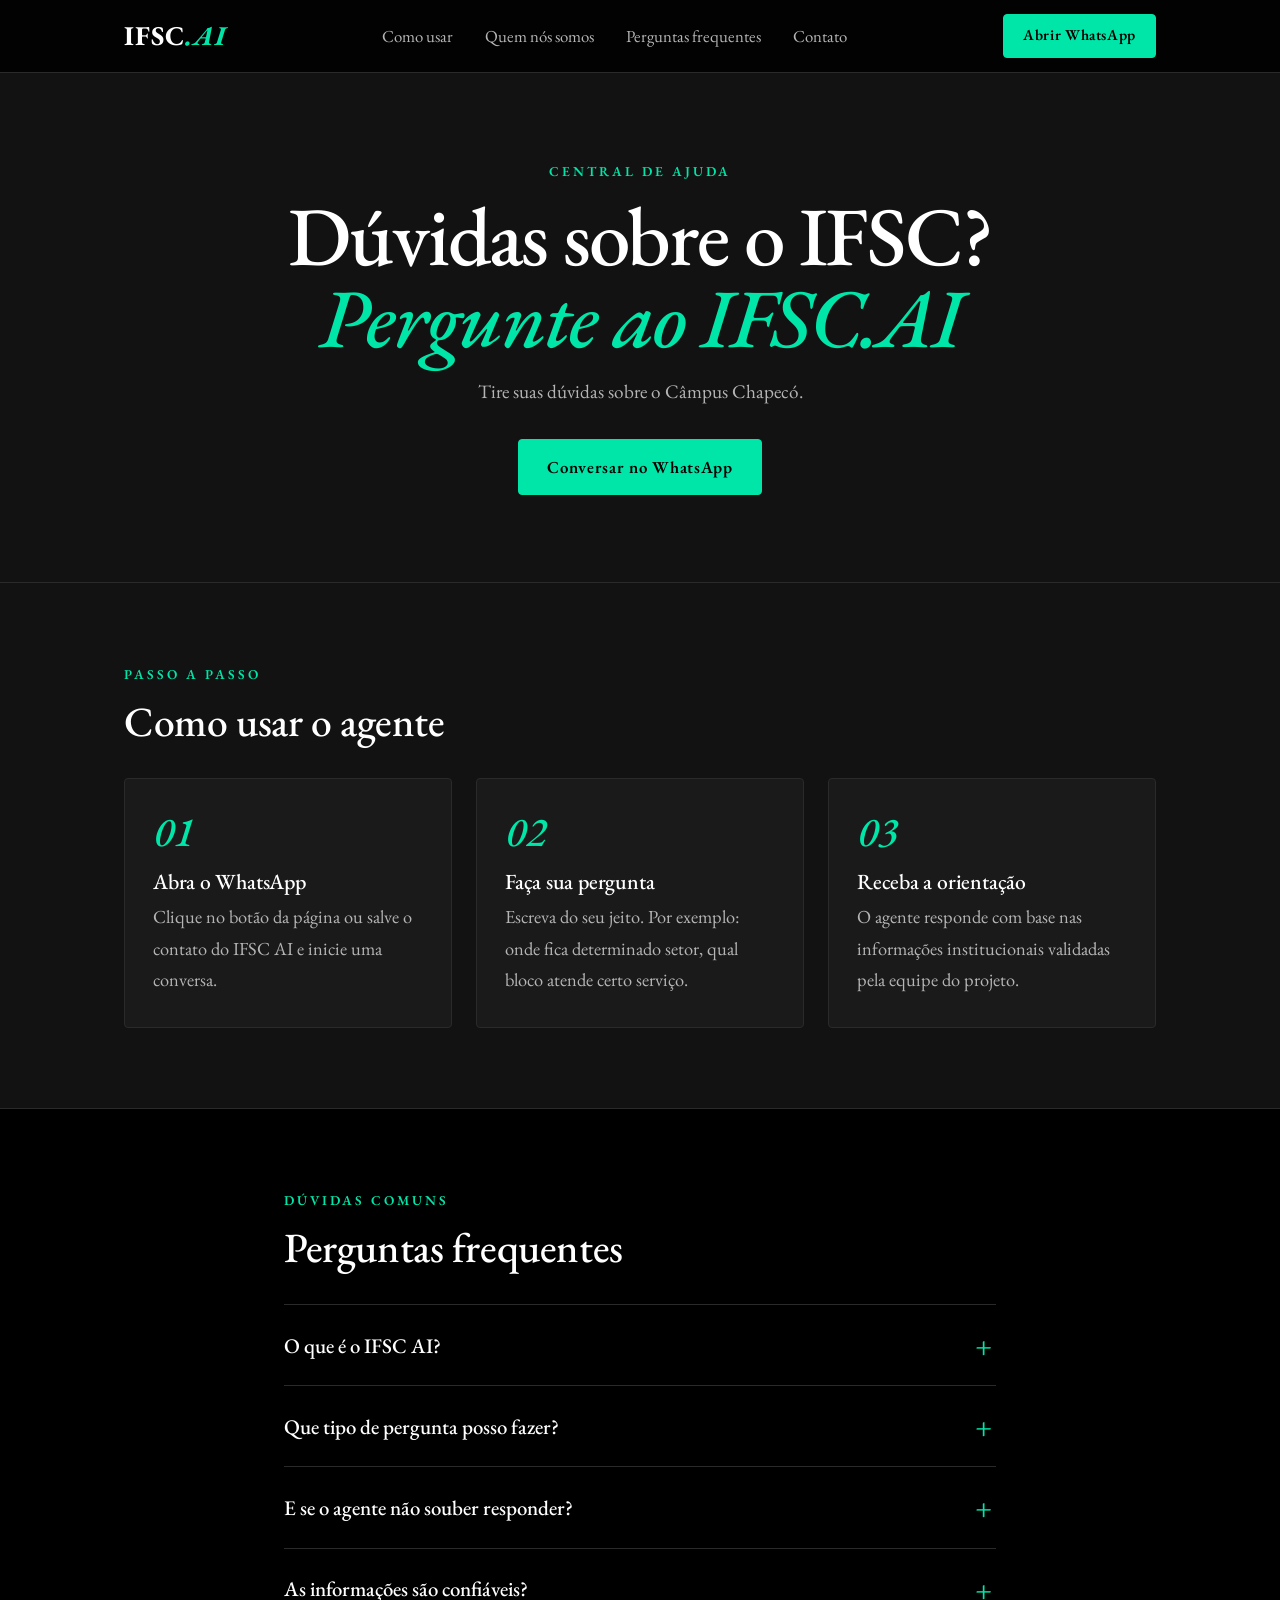
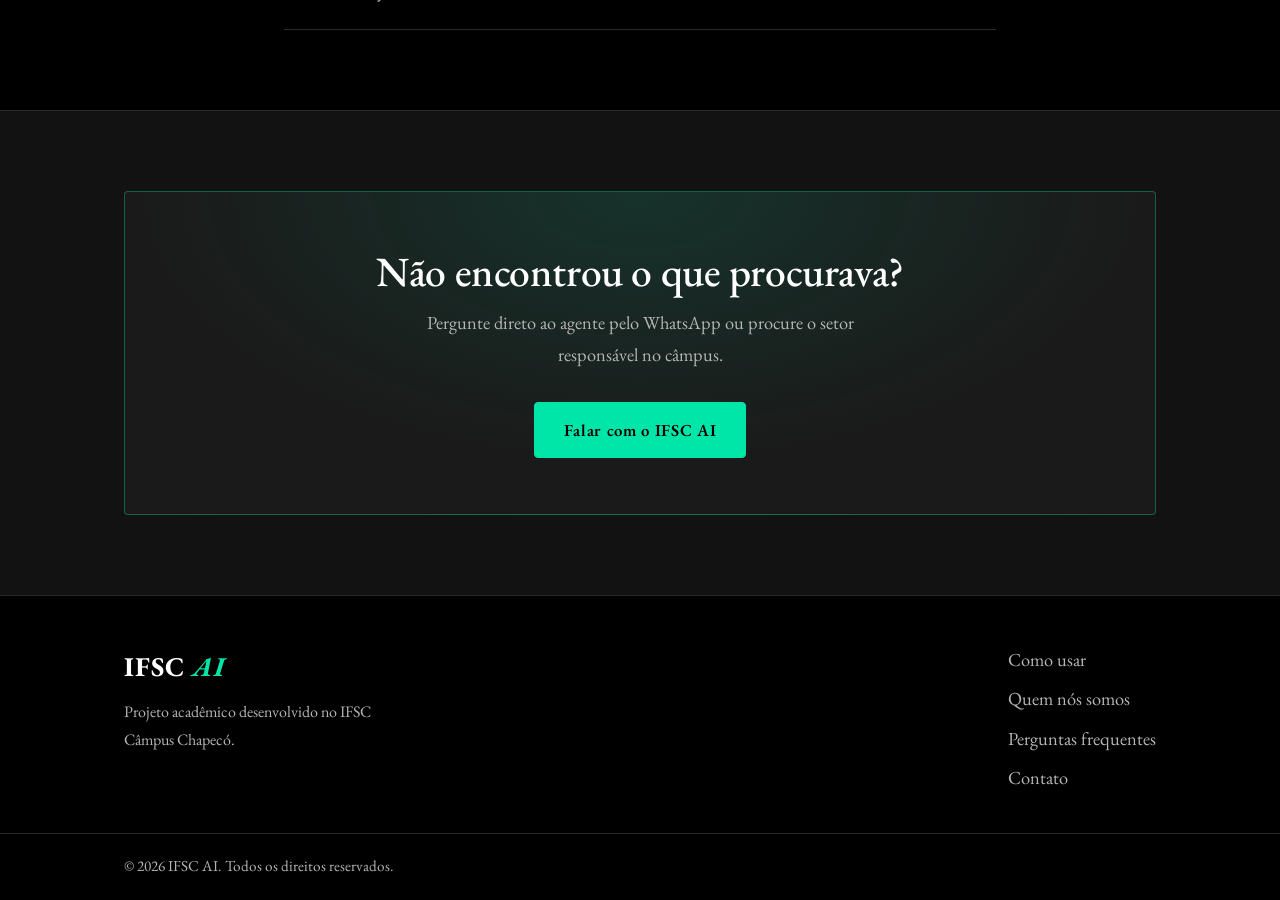
<file: frontend/index.html>
<!DOCTYPE html>
<html lang="pt-BR">
<head>
  <meta charset="UTF-8">
  <meta name="viewport" content="width=device-width, initial-scale=1.0">
  <title>IFSC.AI — Ajuda</title>
  <meta name="description" content="Central de ajuda do IFSC AI: aprenda a usar o agente de IA no WhatsApp para tirar dúvidas sobre o IFSC Câmpus Chapecó.">

  <!-- Fonte serifada: EB Garamond (Google Fonts) -->
  <link rel="preconnect" href="https://fonts.googleapis.com">
  <link rel="preconnect" href="https://fonts.gstatic.com" crossorigin>
  <link href="https://fonts.googleapis.com/css2?family=EB+Garamond:ital,wght@0,400;0,500;0,600;0,700;1,400;1,500&display=swap" rel="stylesheet">

  <link rel="stylesheet" href="style.css">
</head>
<body>

  <!--  NAVBAR  -->
  <header class="navbar">
    <nav class="nav container" aria-label="Navegação principal">
      <a href="#inicio" class="brand" aria-label="IFSC AI — início">IFSC<span>.AI</span></a>

      <ul class="nav-links">
        <li><a href="#como-usar">Como usar</a></li>
        <li><a href="quem-nos-somos.html">Quem nós somos</a></li>
        <li><a href="#perguntas">Perguntas frequentes</a></li>
        <li><a href="#contato">Contato</a></li>
      </ul>

      <!-- Link do WhatsApp -->
      <a href="https://wa.me/5511912345678" class="btn btn-small">Abrir WhatsApp</a>
    </nav>
  </header>

  <!-- BODY -->
  <main>
<!-- Hero -->
<section class="hero" id="inicio">
  <div class="container">
    <p class="eyebrow">Central de ajuda</p>

    <h1>
      Dúvidas sobre o IFSC?
      <br>
      <em>Pergunte ao IFSC.AI</em>
    </h1>

    <p class="lead">
      Tire suas dúvidas sobre o Câmpus Chapecó.
    </p>

    <div class="hero-actions">
      <a href="#" class="btn">Conversar no WhatsApp</a>
    </div>
  </div>
</section>

    <!-- Como usar -->
    <section class="section" id="como-usar">
      <div class="container">
        <p class="eyebrow">Passo a passo</p>
        <h2>Como usar o agente</h2>

        <ol class="steps">
          <li class="card">
            <h3>Abra o WhatsApp</h3>
            <p>Clique no botão da página ou salve o contato do IFSC AI e inicie uma conversa.</p>
          </li>

          <li class="card">
            <h3>Faça sua pergunta</h3>
            <p>Escreva do seu jeito. Por exemplo: onde fica determinado setor, qual bloco atende certo serviço.</p>
          </li>

          <li class="card">
            <h3>Receba a orientação</h3>
            <p>O agente responde com base nas informações institucionais validadas pela equipe do projeto.</p>
          </li>
        </ol>
      </div>
    </section>

    <!-- Perguntas frequentes -->
    <section class="section section-alt" id="perguntas">
      <div class="container container-narrow">
        <p class="eyebrow">Dúvidas comuns</p>
        <h2>Perguntas frequentes</h2>

        <div class="faq">

          <details>
            <summary>O que é o IFSC AI?</summary>
            <p>
              Um projeto que facilita o acesso a informações do IFSC Câmpus Chapecó para
              estudantes, servidores e visitantes, por meio de um agente de IA no WhatsApp.
            </p>
          </details>

          <details>
            <summary>Que tipo de pergunta posso fazer?</summary>
            <p>
              Perguntas sobre setores, blocos, horários, serviços e procedimentos do câmpus.
            </p>
          </details>

          <details>
            <summary>E se o agente não souber responder?</summary>
            <p>
              Ele não inventa informações. Quando não tiver dados suficientes, vai orientar
              você a procurar o setor responsável.
            </p>
          </details>

          <details>
            <summary>As informações são confiáveis?</summary>
            <p>
              As respostas se baseiam em uma base de conhecimento organizada e validada
              previamente. Em caso de dúvida, confirme diretamente com o setor responsável.
            </p>
          </details>

        </div>
      </div>
    </section>

    <!-- Contato / CTA -->
    <section class="section" id="contato">
      <div class="container">
        <div class="cta">
          <h2>Não encontrou o que procurava?</h2>
          <p>
            Pergunte direto ao agente pelo WhatsApp ou procure o setor responsável no câmpus.
          </p>
          <a href="#" class="btn">Falar com o IFSC AI</a>
        </div>
      </div>
    </section>

  </main>

  <!-- FOOTER -->
  <footer class="footer">
    <div class="container footer-inner">

      <div>
        <p class="brand brand-footer">IFSC <span>AI</span></p>
        <p class="footer-text">
          Projeto acadêmico desenvolvido no IFSC Câmpus Chapecó.
        </p>
      </div>

      <ul class="footer-links">
        <li><a href="#como-usar">Como usar</a></li>
        <li><a href="quem-nos-somos.html">Quem nós somos</a></li>
        <li><a href="#perguntas">Perguntas frequentes</a></li>
        <li><a href="#contato">Contato</a></li>
      </ul>

    </div>

    <div class="footer-bottom">
      <div class="container">
        <p>&copy; 2026 IFSC AI. Todos os direitos reservados.</p>
      </div>
    </div>
  </footer>

</body>
</html>
</file>
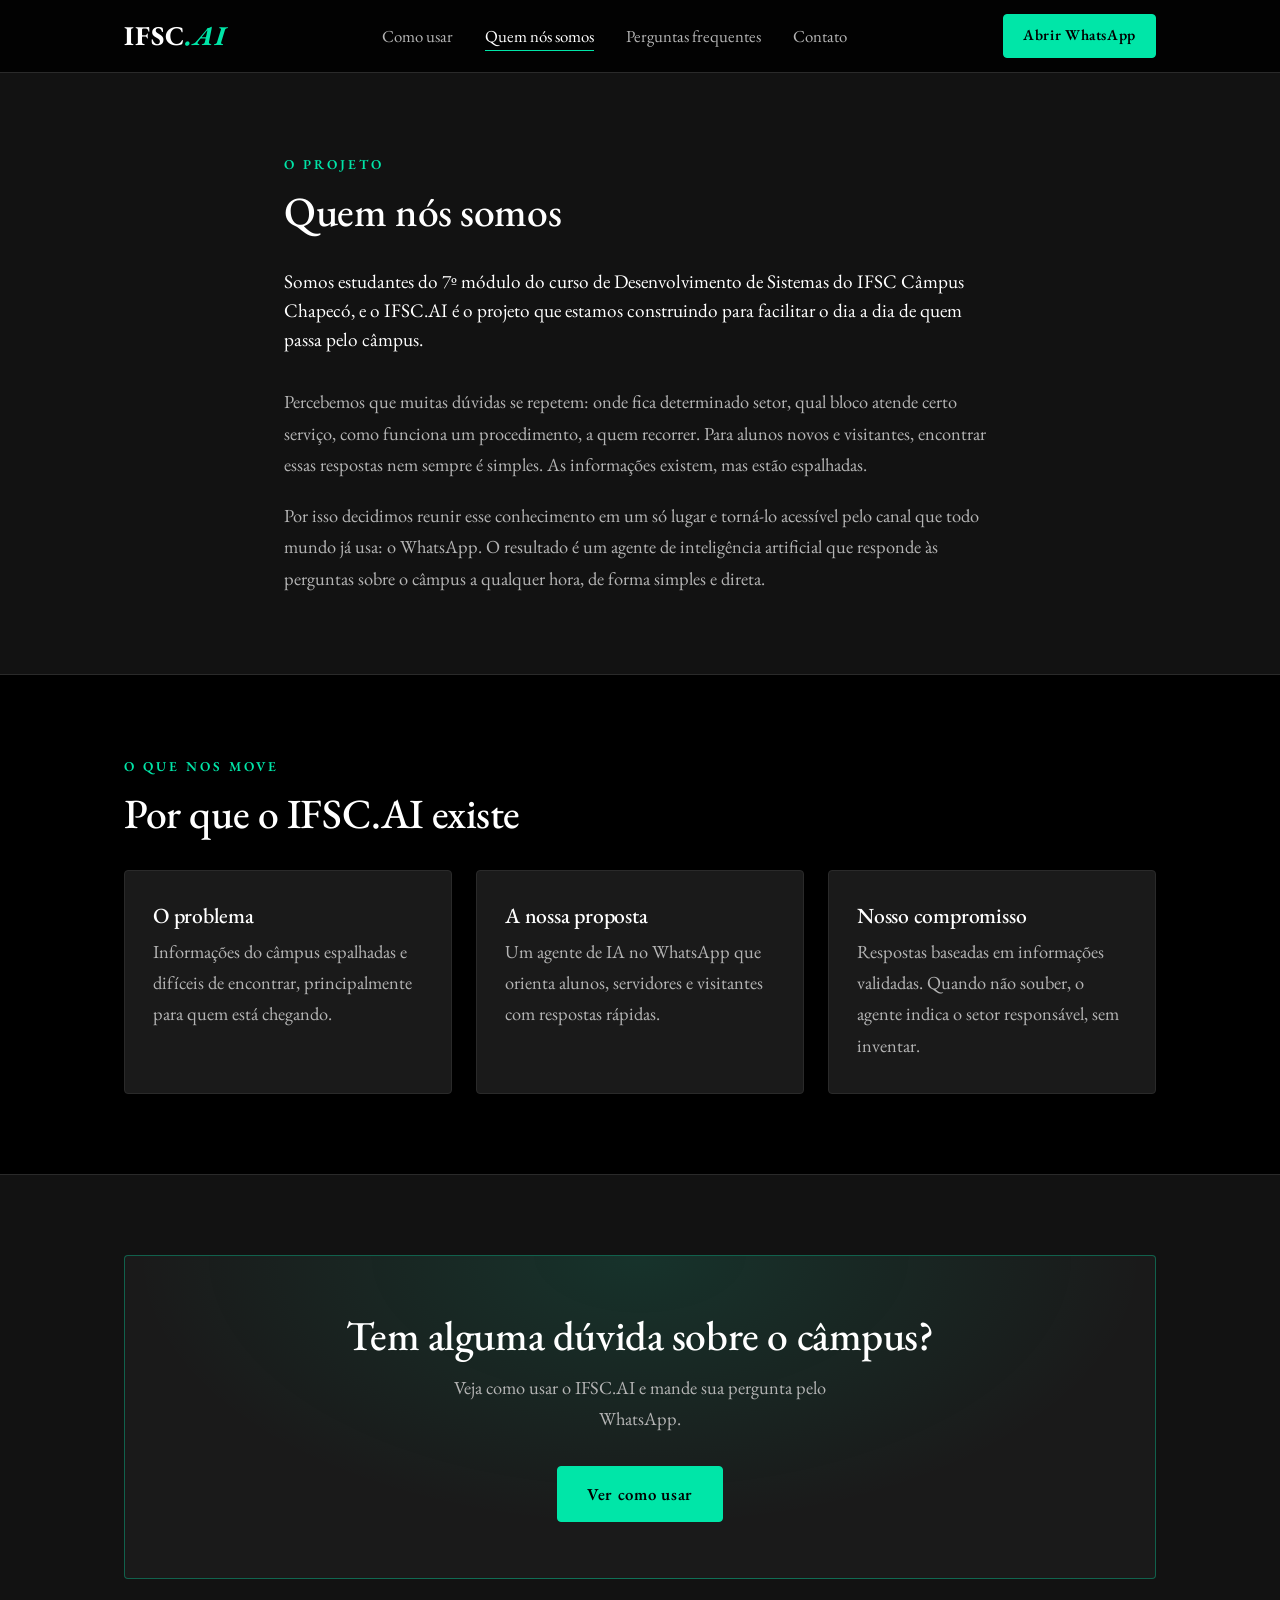
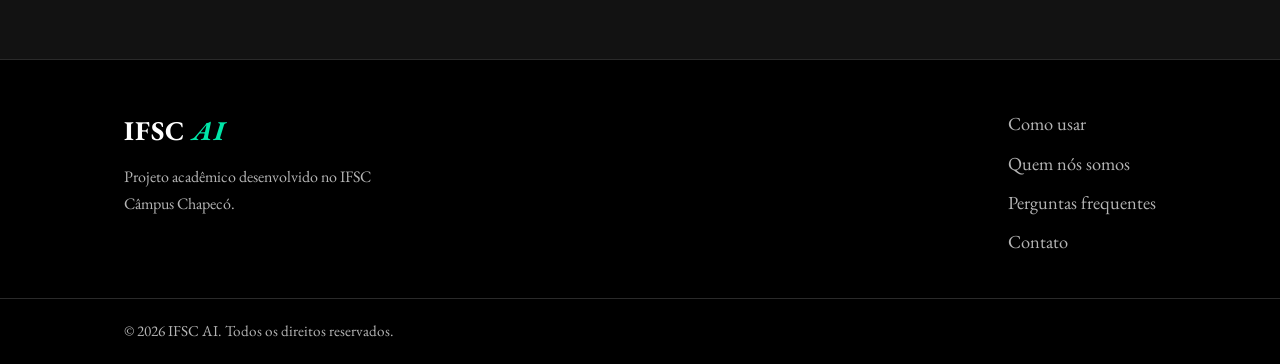
<file: frontend/quem-nos-somos.html>
<!DOCTYPE html>
<html lang="pt-BR">
<head>
  <meta charset="UTF-8">
  <meta name="viewport" content="width=device-width, initial-scale=1.0">
  <title>IFSC.AI — Quem nós somos</title>
  <meta name="description" content="Quem nós somos: a equipe por trás do IFSC AI, projeto acadêmico do IFSC Câmpus Chapecó.">

  <!-- Fonte serifada: EB Garamond (Google Fonts) -->
  <link rel="preconnect" href="https://fonts.googleapis.com">
  <link rel="preconnect" href="https://fonts.gstatic.com" crossorigin>
  <link href="https://fonts.googleapis.com/css2?family=EB+Garamond:ital,wght@0,400;0,500;0,600;0,700;1,400;1,500&display=swap" rel="stylesheet">

  <link rel="stylesheet" href="style.css">
</head>
<body>

  <!--  NAVBAR  -->
  <header class="navbar">
    <nav class="nav container" aria-label="Navegação principal">
      <a href="index.html" class="brand" aria-label="IFSC AI — início">IFSC<span>.AI</span></a>

      <ul class="nav-links">
        <li><a href="index.html#como-usar">Como usar</a></li>
        <li><a href="quem-nos-somos.html" aria-current="page">Quem nós somos</a></li>
        <li><a href="index.html#perguntas">Perguntas frequentes</a></li>
        <li><a href="index.html#contato">Contato</a></li>
      </ul>

      <!-- Link do WhatsApp -->
      <a href="5549988331303" class="btn btn-small">Abrir WhatsApp</a>
    </nav>
  </header>

  <!-- BODY -->
  <main>

    <!-- Apresentação -->
    <section class="section" id="quem-somos">
      <div class="container container-narrow about">
        <p class="eyebrow">O projeto</p>
        <h1 class="page-title">Quem nós somos</h1>

        <p class="lead">
          Somos estudantes do 7º módulo do curso de Desenvolvimento de Sistemas do
          IFSC Câmpus Chapecó, e o IFSC.AI é o projeto que estamos construindo para
          facilitar o dia a dia de quem passa pelo câmpus.
        </p>

        <p>
          Percebemos que muitas dúvidas se repetem: onde fica determinado setor, qual
          bloco atende certo serviço, como funciona um procedimento, a quem recorrer.
          Para alunos novos e visitantes, encontrar essas respostas nem sempre é simples.
          As informações existem, mas estão espalhadas.
        </p>

        <p>
          Por isso decidimos reunir esse conhecimento em um só lugar e torná-lo acessível
          pelo canal que todo mundo já usa: o WhatsApp. O resultado é um agente de
          inteligência artificial que responde às perguntas sobre o câmpus a qualquer
          hora, de forma simples e direta.
        </p>
      </div>
    </section>

    <!-- O que nos move -->
    <section class="section section-alt" id="proposito">
      <div class="container">
        <p class="eyebrow">O que nos move</p>
        <h2>Por que o IFSC.AI existe</h2>

        <ul class="card-grid">
          <li class="card">
            <h3>O problema</h3>
            <p>Informações do câmpus espalhadas e difíceis de encontrar, principalmente para quem está chegando.</p>
          </li>

          <li class="card">
            <h3>A nossa proposta</h3>
            <p>Um agente de IA no WhatsApp que orienta alunos, servidores e visitantes com respostas rápidas.</p>
          </li>

          <li class="card">
            <h3>Nosso compromisso</h3>
            <p>Respostas baseadas em informações validadas. Quando não souber, o agente indica o setor responsável, sem inventar.</p>
          </li>
        </ul>
      </div>
    </section>

    <!-- CTA -->
    <section class="section" id="contato">
      <div class="container">
        <div class="cta">
          <h2>Tem alguma dúvida sobre o câmpus?</h2>
          <p>
            Veja como usar o IFSC.AI e mande sua pergunta pelo WhatsApp.
          </p>
          <a href="index.html#como-usar" class="btn">Ver como usar</a>
        </div>
      </div>
    </section>

  </main>

  <!-- FOOTER -->
  <footer class="footer">
    <div class="container footer-inner">

      <div>
        <p class="brand brand-footer">IFSC <span>AI</span></p>
        <p class="footer-text">
          Projeto acadêmico desenvolvido no IFSC Câmpus Chapecó.
        </p>
      </div>

      <ul class="footer-links">
        <li><a href="index.html#como-usar">Como usar</a></li>
        <li><a href="quem-nos-somos.html">Quem nós somos</a></li>
        <li><a href="index.html#perguntas">Perguntas frequentes</a></li>
        <li><a href="index.html#contato">Contato</a></li>
      </ul>

    </div>

    <div class="footer-bottom">
      <div class="container">
        <p>&copy; 2026 IFSC AI. Todos os direitos reservados.</p>
      </div>
    </div>
  </footer>

</body>
</html>
</file>
<file: frontend/style.css>
/* 
   IFSC AI — Página de ajuda
   Paleta: #00E6A8, preto, branco, cinza bem escuro
   Fonte: EB Garamond (serifada, elegante e tecnológica)
   ========================================================= */

/*  Variáveis  */
:root {
  --accent: #00E6A8;
  --accent-soft: rgba(0, 230, 168, 0.12);
  --accent-line: rgba(0, 230, 168, 0.35);

  --black: #000000;
  --bg: #121212;
  --surface: #1a1a1a;
  --border: #2a2a2a;
  --white: #ffffff;
  --muted: #b5b5b5;

  --font-serif: "EB Garamond", Garamond, "Cormorant Garamond", "Times New Roman", serif;

  --radius: 4px;
  --max-width: 1080px;
  --nav-height: 72px;
}

/*  Reset básico  */
*,
*::before,
*::after {
  box-sizing: border-box;
  margin: 0;
  padding: 0;
}

html {
  scroll-behavior: smooth;
}

body {
  font-family: var(--font-serif);
  font-size: 1.15rem;
  line-height: 1.7;
  color: var(--white);
  background: var(--bg);
  -webkit-font-smoothing: antialiased;
}

ul,
ol {
  list-style: none;
}

a {
  color: inherit;
  text-decoration: none;
}

:focus-visible {
  outline: 2px solid var(--accent);
  outline-offset: 3px;
}

/*  Utilitários  */
.container {
  width: 100%;
  max-width: var(--max-width);
  margin: 0 auto;
  padding: 0 1.5rem;
}

.container-narrow {
  max-width: 760px;
}

.eyebrow {
  font-size: 0.85rem;
  font-weight: 600;
  letter-spacing: 0.22em;
  text-transform: uppercase;
  color: var(--accent);
  margin-bottom: 0.75rem;
}

h1,
h2,
h3 {
  font-weight: 500;
  line-height: 1.15;
  letter-spacing: -0.01em;
}

h2 {
  font-size: clamp(1.9rem, 4vw, 2.6rem);
  margin-bottom: 2rem;
}

h3 {
  font-size: 1.35rem;
  margin-bottom: 0.5rem;
}

/*  Botões  */
.btn {
  display: inline-block;
  padding: 0.8rem 1.8rem;
  font-family: inherit;
  font-size: 1.05rem;
  font-weight: 600;
  letter-spacing: 0.04em;
  color: var(--black);
  background: var(--accent);
  border: 1px solid var(--accent);
  border-radius: var(--radius);
  transition: background 0.2s ease, color 0.2s ease, transform 0.2s ease;
}

.btn:hover {
  background: transparent;
  color: var(--accent);
  transform: translateY(-1px);
}

.btn-ghost {
  background: transparent;
  color: var(--white);
  border-color: var(--border);
}

.btn-ghost:hover {
  color: var(--accent);
  border-color: var(--accent);
}

.btn-small {
  padding: 0.5rem 1.2rem;
  font-size: 0.95rem;
}

/*  Navbar  */
.navbar {
  position: sticky;
  top: 0;
  z-index: 100;
  background: rgba(0, 0, 0, 0.88);
  backdrop-filter: blur(10px);
  -webkit-backdrop-filter: blur(10px);
  border-bottom: 1px solid var(--border);
}

.nav {
  display: flex;
  align-items: center;
  justify-content: space-between;
  gap: 1.5rem;
  min-height: var(--nav-height);
}

.brand {
  font-size: 1.7rem;
  font-weight: 700;
  letter-spacing: 0.04em;
  color: var(--white);
}

.brand span {
  color: var(--accent);
  font-style: italic;
}

.nav-links {
  display: flex;
  gap: 2rem;
}

.nav-links a {
  position: relative;
  font-size: 1.05rem;
  color: var(--muted);
  transition: color 0.2s ease;
}

.nav-links a::after {
  content: "";
  position: absolute;
  left: 0;
  bottom: -4px;
  width: 0;
  height: 1px;
  background: var(--accent);
  transition: width 0.25s ease;
}

.nav-links a:hover {
  color: var(--white);
}

.nav-links a:hover::after {
  width: 100%;
}

/* Aba atual */
.nav-links a[aria-current="page"] {
  color: var(--white);
}

.nav-links a[aria-current="page"]::after {
  width: 100%;
}

/*  Hero  */
.hero {
  min-height: 510px;
  display: flex;
  align-items: center;
  text-align: center;
  padding: 5rem 0;
  background: var(--bg);
  border-bottom: 1px solid var(--border);
}

.hero .container {
  display: flex;
  flex-direction: column;
  align-items: center;
}

.hero h1 {
  font-size: clamp(3rem, 7vw, 5.2rem);
  max-width: 900px;
  margin-bottom: 1.25rem;
  line-height: 0.98;
  letter-spacing: -0.025em;
}

.hero h1 em {
  font-style: italic;
  color: var(--accent);
}

.lead {
  max-width: 500px;
  font-size: 1.2rem;
  line-height: 1.5;
  color: var(--muted);
  margin-bottom: 2rem;
}

.hero-actions {
  display: flex;
  justify-content: center;
}

/*  Seções  */
.section {
  padding: 5rem 0;
  scroll-margin-top: var(--nav-height);
}

.section-alt {
  background: var(--black);
  border-top: 1px solid var(--border);
  border-bottom: 1px solid var(--border);
}

/*  Páginas internas  */
.page-title {
  font-size: clamp(1.9rem, 4vw, 2.6rem);
  margin-bottom: 2rem;
}

/* Quem nós somos */
.about .lead {
  max-width: none;
  color: var(--white);
}

.about p:not(.eyebrow):not(.lead) {
  font-size: 1.15rem;
  color: var(--muted);
}

.about p + p {
  margin-top: 1.25rem;
}

/*  Passos  */
.steps,
.card-grid {
  display: grid;
  grid-template-columns: repeat(3, 1fr);
  gap: 1.5rem;
}

.steps {
  counter-reset: step;
}

.card {
  position: relative;
  padding: 2rem 1.75rem;
  background: var(--surface);
  border: 1px solid var(--border);
  border-radius: var(--radius);
  transition: border-color 0.2s ease, transform 0.2s ease;
}

.card:hover {
  border-color: var(--accent-line);
  transform: translateY(-3px);
}

.steps .card::before {
  counter-increment: step;
  content: "0" counter(step);
  display: block;
  font-size: 2.6rem;
  font-style: italic;
  font-weight: 500;
  line-height: 1;
  color: var(--accent);
  margin-bottom: 1rem;
}

.card p {
  color: var(--muted);
}

/*  FAQ  */
.faq {
  border-top: 1px solid var(--border);
}

.faq details {
  border-bottom: 1px solid var(--border);
}

.faq summary {
  position: relative;
  padding: 1.4rem 2.5rem 1.4rem 0;
  font-size: 1.3rem;
  font-weight: 500;
  cursor: pointer;
  list-style: none;
  transition: color 0.2s ease;
}

.faq summary::-webkit-details-marker {
  display: none;
}

.faq summary::after {
  content: "+";
  position: absolute;
  right: 0.25rem;
  top: 50%;
  transform: translateY(-50%);
  font-size: 1.8rem;
  font-weight: 400;
  color: var(--accent);
  transition: transform 0.25s ease;
}

.faq summary:hover {
  color: var(--accent);
}

.faq details[open] summary::after {
  content: "–";
}

.faq details p {
  padding: 0 2.5rem 1.5rem 0;
  color: var(--muted);
}

/*  CTA  */
.cta {
  padding: 3.5rem 2rem;
  text-align: center;
  background:
    radial-gradient(
      ellipse 70% 120% at 50% 0%,
      var(--accent-soft),
      transparent 70%
    ),
    var(--surface);
  border: 1px solid var(--accent-line);
  border-radius: var(--radius);
}

.cta h2 {
  margin-bottom: 0.75rem;
}

.cta p {
  max-width: 50ch;
  margin: 0 auto 2rem;
  color: var(--muted);
}

/*  Footer  */
.footer {
  background: var(--black);
  border-top: 1px solid var(--border);
}

.footer-inner {
  display: flex;
  flex-wrap: wrap;
  justify-content: space-between;
  gap: 2rem;
  padding-top: 3rem;
  padding-bottom: 2.5rem;
}

.brand-footer {
  margin-bottom: 0.5rem;
}

.footer-text {
  max-width: 34ch;
  font-size: 1rem;
  color: var(--muted);
}

.footer-links {
  display: flex;
  flex-direction: column;
  gap: 0.5rem;
}

.footer-links a {
  color: var(--muted);
  transition: color 0.2s ease;
}

.footer-links a:hover {
  color: var(--accent);
}

.footer-bottom {
  padding: 1.25rem 0;
  border-top: 1px solid var(--border);
  font-size: 0.95rem;
  color: var(--muted);
}

/*  Responsivo  */
@media (max-width: 860px) {
  .steps,
  .card-grid {
    grid-template-columns: 1fr;
  }
}

@media (max-width: 640px) {
  :root {
    --nav-height: 108px;
  }

  .nav {
    flex-wrap: wrap;
    justify-content: space-between;
    padding-top: 0.75rem;
    padding-bottom: 0.75rem;
    gap: 0.75rem;
  }

  .nav-links {
    order: 3;
    width: 100%;
    flex-wrap: wrap;
    justify-content: space-between;
    gap: 0.5rem 1rem;
  }

  .nav-links a {
    font-size: 0.95rem;
  }

  .hero {
    min-height: 480px;
    padding: 4rem 0 3.5rem;
  }

  .hero h1 {
    font-size: clamp(2.8rem, 12vw, 4rem);
  }

  .section {
    padding: 3.5rem 0;
  }

  .cta {
    padding: 2.5rem 1.25rem;
  }
}

/*  Menos animação  */
@media (prefers-reduced-motion: reduce) {
  html {
    scroll-behavior: auto;
  }

  * {
    transition: none !important;
  }
}
</file>
